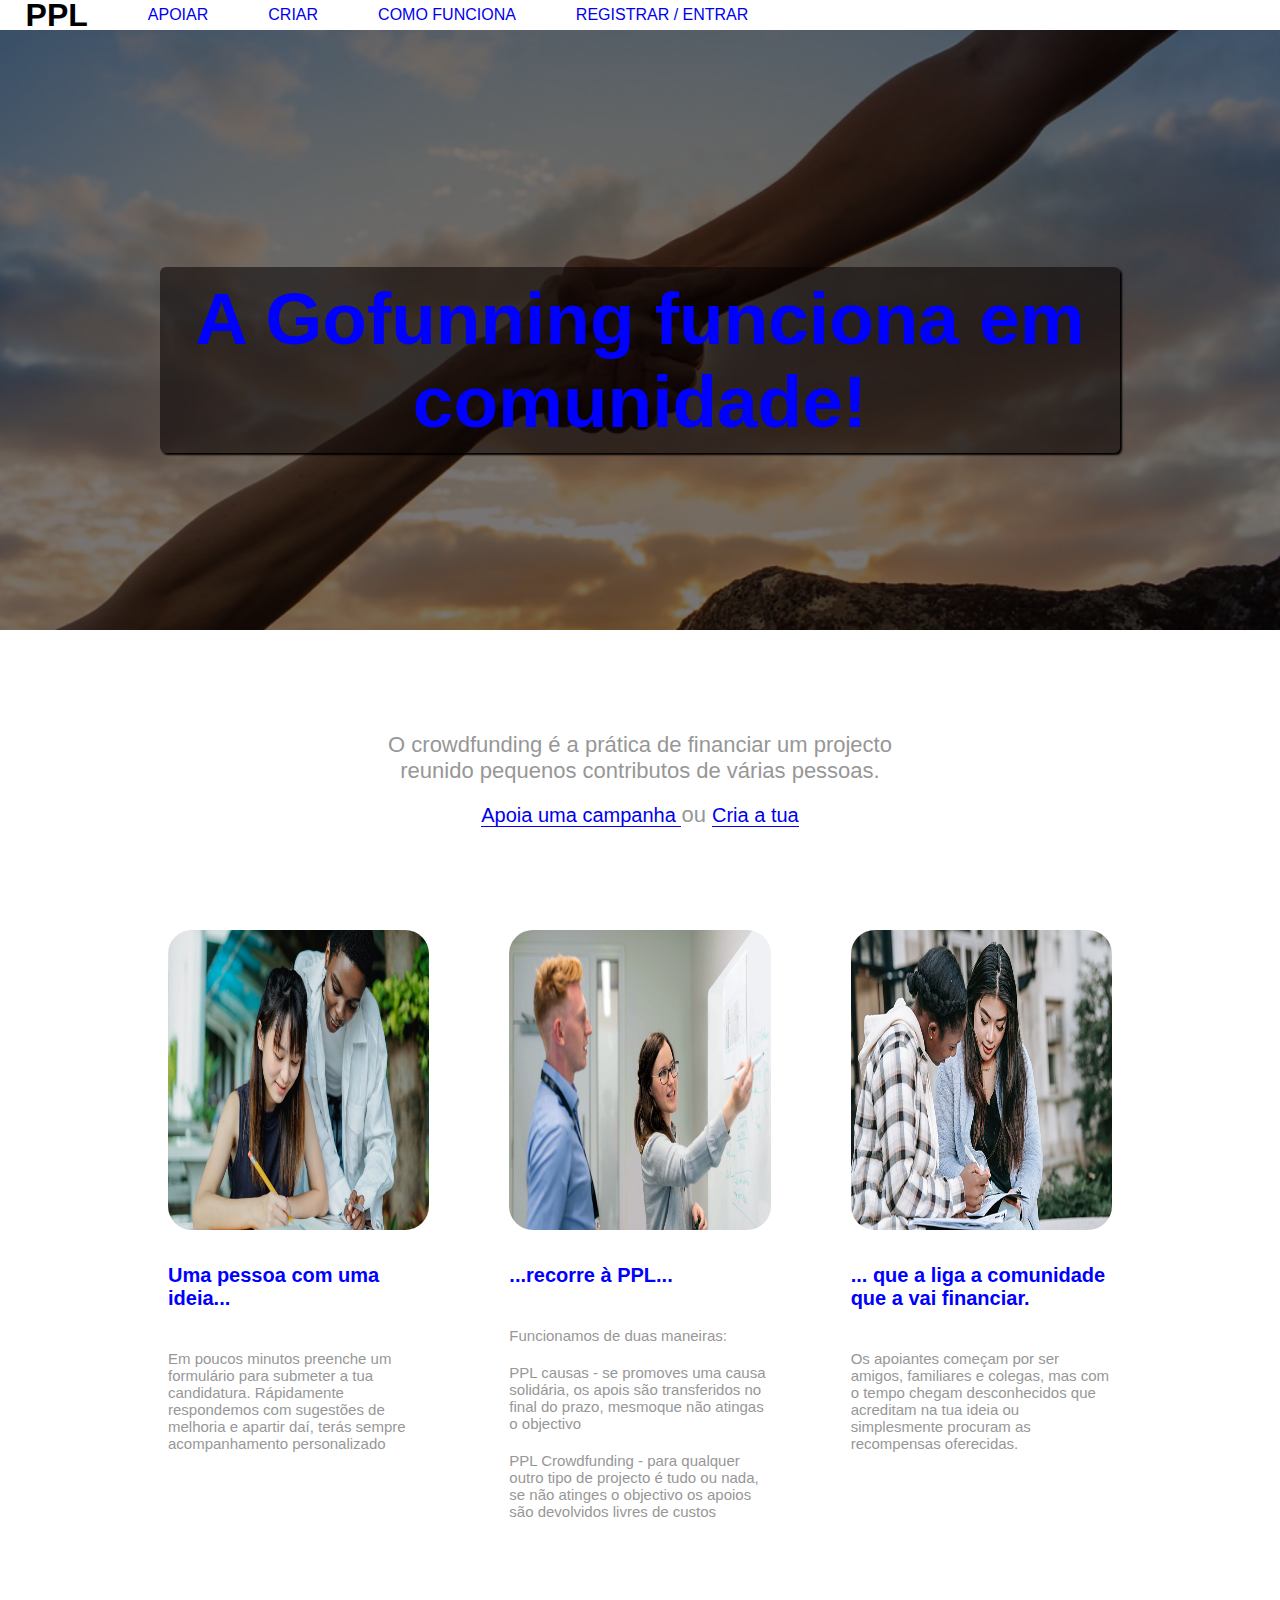
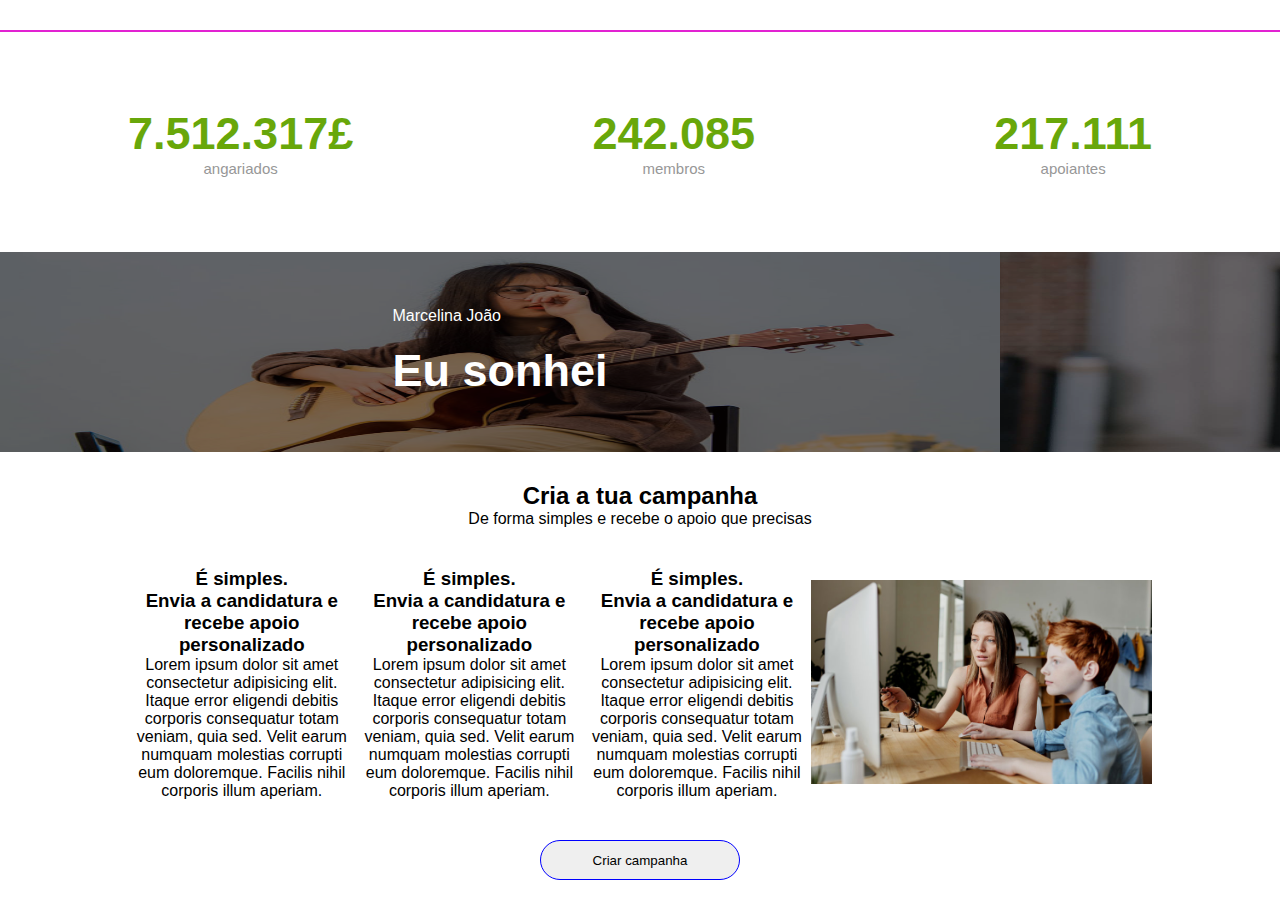
<file: Raquel/index.html>
<!DOCTYPE html>
<html lang="en">
<head>
    <meta charset="UTF-8">
    <meta name="viewport" content="width=device-width, initial-scale=1.0">
    <link rel="stylesheet" href="style.css">
    <title>PPL</title>
</head>
<body>
    <header>
        <nav class="nav">
            <h1>PPL</h1>
            <ul class="ul">
                <li><a href="#">APOIAR</a></li>
                <li><a href="#">CRIAR</a></li>
                <li><a href="#">COMO FUNCIONA</a></li>
                <li><a href="#">REGISTRAR / ENTRAR</a></li>
                <input class="navbar" type="text">
                
            </ul>
        </nav>
    </header>
<section>
    <div class="banner">
        <div class="banner2">
<h1>A Gofunning funciona em comunidade!</h1>
        </div>

    </div>
</section>
<div class="texto1">
    <div class="texto">
        <p>O crowdfunding é a prática de financiar um projecto reunido pequenos contributos de várias pessoas. </p><br>
        <p>
        <a href="/apoiar">Apoia uma campanha </a>
        ou
<a href="/criar">Cria a tua</a></p>
    </div>
</div>

<section class="fotos1">
    <div class="fotos">
        <div class="foto">
            <img src="./img/course-1.jpg" alt="">
            <h2>Uma pessoa com uma ideia... </h2>
            <p>Em poucos minutos preenche um formulário para submeter a tua candidatura. Rápidamente respondemos com sugestões de melhoria e apartir daí, terás sempre acompanhamento personalizado</p>
        </div>

        <div class="foto">
            <img src="./img/course-5.jpg" alt="">
            <h2>...recorre à PPL... </h2>
            <p>Funcionamos de duas maneiras:</p>
            <p>PPL causas - se promoves uma causa solidária, os apois são transferidos no final do prazo, mesmoque não atingas o objectivo</p>
            <p>PPL Crowdfunding - para qualquer outro tipo de projecto é tudo ou nada, se não atinges o objectivo os apoios são devolvidos livres de custos </p>
        </div>

        <div class="foto">
            <img src="./img/course-4.jpg" alt="">
            <h2>... que a liga a comunidade que a vai financiar.</h2>
            <p>Os apoiantes começam por ser amigos, familiares e colegas, mas com o tempo chegam desconhecidos que acreditam na tua ideia ou simplesmente procuram as recompensas oferecidas.</p>
        </div>
    </div>
</section>

<div class="linha"></div>

<section class="estatic">
 
<div class="estatic1">
    <div class="estatic2">
        <h2>7.512.317£</h2>
        <p>angariados</p> 
 </div>

 <div class="estatic3">  
    <div class="linhapic"></div>
    <div class="estatic2">

        <h2>242.085</h2>
        <p>membros</p>

    </div>
</div>

<div class="estatic3">  
    <div class="linhapic"></div>
    <div class="estatic2">
        <h2>217.111</h2>
        <p>apoiantes</p>

    </div>
</div>

</div>
</section>

<div class="dream">

    <div class="dream1">
  
        <div class="dream2">      <img src="img/course-9.jpg" alt="">
            <div class="dream3">
                <div class="dream4">
                <p>Marcelina João</p>
                <h2>Eu sonhei</h2></div>
            </div>
        </div>
    </div>

    <div class="dream1">
      
        <div class="dream2">  <img src="img/home.jpg" alt="">
            <div class="dream3">
                <div class="dream4">
                <p>Raquel Eduardo</p>
                <h2>Eu apoiei</h2></div>
            </div>
        </div>
    </div>

</div>
<div class="sem">
    <div class="titlecamp">
        <h2>Cria a tua campanha</h2>
        <p>De forma simples e recebe o apoio que precisas</p>
    </div>
<div class="criarcamp">

    <div class="criarcamp1">
        <div class="criarcamp2">
            <div class="criarcamp3">
                <h3>É simples.</h3>
                <h3>Envia a candidatura e recebe apoio personalizado</h3>
                <p>Lorem ipsum dolor sit amet consectetur adipisicing elit. Itaque error eligendi debitis corporis consequatur totam veniam, quia sed. Velit earum numquam molestias corrupti eum doloremque. Facilis nihil corporis illum aperiam.</p>
            </div>
            <div class="criarcamp3">
                <h3>É simples.</h3>
                <h3>Envia a candidatura e recebe apoio personalizado</h3>
                <p>Lorem ipsum dolor sit amet consectetur adipisicing elit. Itaque error eligendi debitis corporis consequatur totam veniam, quia sed. Velit earum numquam molestias corrupti eum doloremque. Facilis nihil corporis illum aperiam.</p>
            </div>
            <div class="criarcamp3">
                <h3>É simples.</h3>
                <h3>Envia a candidatura e recebe apoio personalizado</h3>
                <p>Lorem ipsum dolor sit amet consectetur adipisicing elit. Itaque error eligendi debitis corporis consequatur totam veniam, quia sed. Velit earum numquam molestias corrupti eum doloremque. Facilis nihil corporis illum aperiam.</p>
            </div>

        </div>

        <div class="criarcamp4" >
            <img src="img/course-6.jpg" alt="">
        </div>
    </div>
</div>
            <div class="btncriarcamp">
                <button>Criar campanha</button>
            </div>

</div>
</body>
</html>
</file>
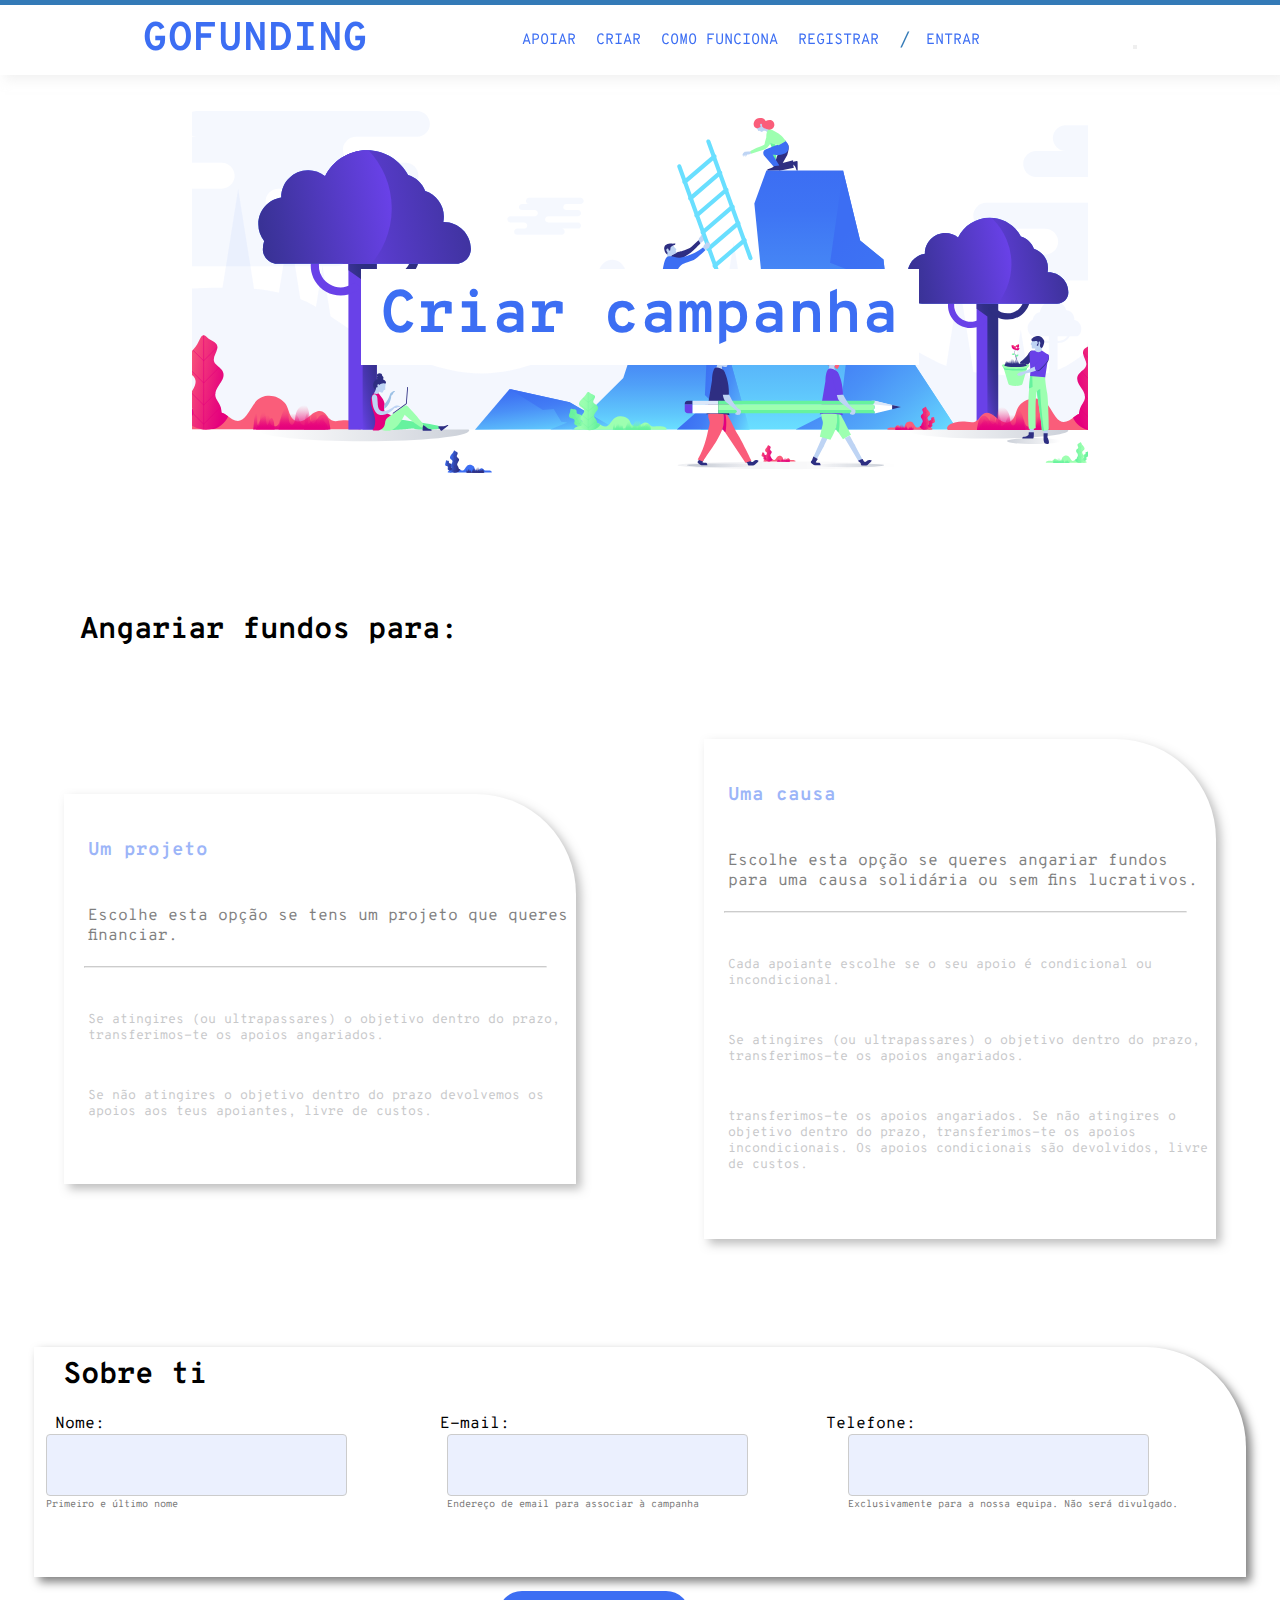
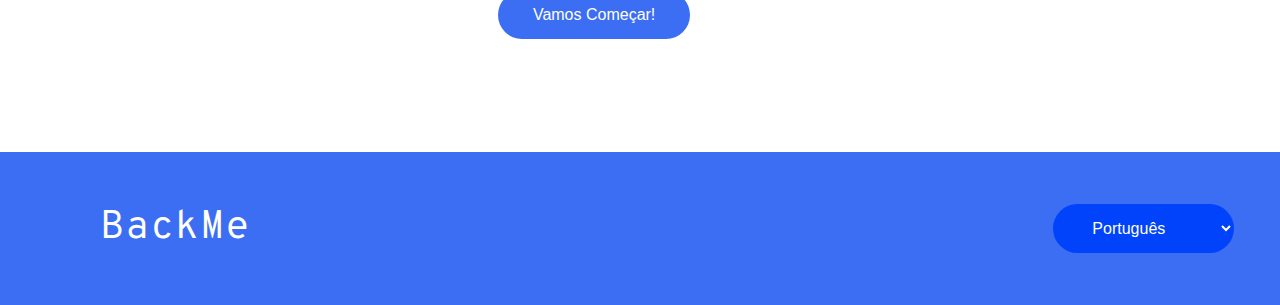
<file: Ivanilton/criar.html>
<!DOCTYPE html>
<html lang="en">
<head>
    <meta charset="UTF-8">
    <meta name="viewport" content="width=device-width, initial-scale=1.0">
    <link rel="stylesheet" href="css/criar.css">
    <!-- font awesome -->
    <link rel="stylesheet" href="https://cdnjs.cloudflare.com/ajax/libs/font-awesome/6.5.2/css/all.min.css" integrity="sha512-SnH5WK+bZxgPHs44uWIX+LLJAJ9/2PkPKZ5QiAj6Ta86w+fsb2TkcmfRyVX3pBnMFcV7oQPJkl9QevSCWr3W6A==" crossorigin="anonymous" referrerpolicy="no-referrer" />
    <!-- fim font -->
    <title>Criar</title>
</head>
<body>
    
    <header>
        <nav>
            <h1>GOFUNDING</h1>
        <ul>
            <li><a  class="link" href="index.html">APOIAR</a></li>
            <li><a  class="link" href="#">CRIAR</a></li>
            <li><a  class="link" href="#">COMO FUNCIONA</a></li>
            <li><a class="link"  href="#">REGISTRAR</a></li>
            <li class="slash">/</li>
            <li><a href="#">ENTRAR</a></li>
            
        </ul>
        <div class="content-search">
            <i class="fa-solid fa-magnifying-glass search" id="btn-search"></i>
            <button class="menu-btn" onclick="toggleMenu()">    
                <span></span>
                <span></span>
                <span></span>
            </button>
        </div>
           
      
        

        </nav>
            <div id="search" style="display: none;"><!--style="display: none;-->
                <i class="fa-solid fa-magnifying-glass search st" ></i>
                <input type="search" name="pesquisa" id="search-input"  placeholder="Pesquisar campanhas,blogs...">
            <i class="fa-solid fa-xmark fa-xs"  id="btn-x" style="color: #63E6BE;"></i>
            </div>
            
    </header>
 
  <main>
    <section class="pai">
        <div class="img">
            <!-- <img src="./img/comofunciona-apoiar.svg" alt=""> -->
            <span>Criar campanha</span>
            
        </div>
    </section>

    <section class="founds">
        <h1>Angariar fundos para:</h1>
            <div class="itens">
                <div class="item1" id="item1">
                    <h3>Um projeto</h3>
                    <p class="subtitle">
                        Escolhe esta opção se tens um projeto que queres financiar.
                    </p>
                    <hr>
                    <p class="txt">
                        Se atingires (ou ultrapassares) o objetivo dentro do prazo, transferimos-te os apoios angariados.
                    </p>
                    <p class="txt">
                        Se não atingires o objetivo dentro do prazo devolvemos os apoios aos teus apoiantes, livre de custos.
                    </p>
                </div>
                <div class="item2" id="item2" >
                    <h3>Uma causa</h3>
                    <p class="subtitle">
                        Escolhe esta opção se queres angariar fundos para uma causa solidária ou sem fins lucrativos.
                    </p>
                    <hr>
                    <p class="txt">
                        Cada apoiante escolhe se o seu apoio é condicional ou incondicional.
                    </p>
                    <p class="txt">
                        Se atingires (ou ultrapassares) o objetivo dentro do prazo, transferimos-te os apoios angariados.
                    </p>
                    <p class="txt pb">
                        transferimos-te os apoios angariados.
    
                        Se não atingires o objetivo dentro do prazo, transferimos-te os apoios incondicionais. Os apoios condicionais são devolvidos, livre de custos.
    
    
                    </p>
                </div>
            </div>
    
    </section>

     <section class="aboutYou">
        <div class="container">
            <legend>Sobre ti</legend>
            <div class="content label">
                <div class="form-group">
                    <p class="lab">Nome:</p>
                </div>
                <div class="form-group">
                    <p class="lab1">E-mail:</p>
                </div>
                <div class="form-group">
                    <p class="lab2">Telefone:</p>
                </div>
            </div>
            <div class="content">
                   <div class="form-group">
                        <!-- <span >Nome:</span> -->
                    <input type="text" name="nome">
                    <p class="help">Primeiro e último nome</p>
                   </div>
                
                <div class="form-group">
                    <!-- <span >E-mail:</span> -->
                    <input type="email" name="email" id="email">
                    <p class="help">Endereço de email para associar à campanha
                    </p>
                </div>
                
                <div class="form-group">
                    <!-- <span >Telefone:</span> -->
                    <input type="tel" name="telefone" id="">
                    <p class="help">Exclusivamente para a nossa equipa. Não será divulgado.</p>
                    
                </div>
               
            
                
            </div>
            <button class="btn about_btn">
                Vamos Começar!
            </button>
        </div>
       
    </section> 
     
    
  </main>

  <footer>
    <div class="content">
        <div class="foot">
            <p class="ftxt">
               <a href="#">BackMe</a>
            </p>
        </div>
        <div class="icons">
            <a href="#"><i class="fa-brands fa-facebook-f"></i></a>
            <a href="#"><i class="fa-brands fa-instagram"></i></a>
            <a href="#"><i class="fas fa-seedling"></i></a>
        </div>
        <div class="select">
            <select name="linguagem" id="" class="foot-btn">
                <optgroup>
                    <option value="Português" selected>Português</option>
                    <option value="Inglês">Inglês</option>
                </optgroup>
            </select>
        </div>
    </div>
    
  </footer>

    <script src="js/script.js"></script>
    <script src="js/menu.js"></script>
</body>
</html>
</file>
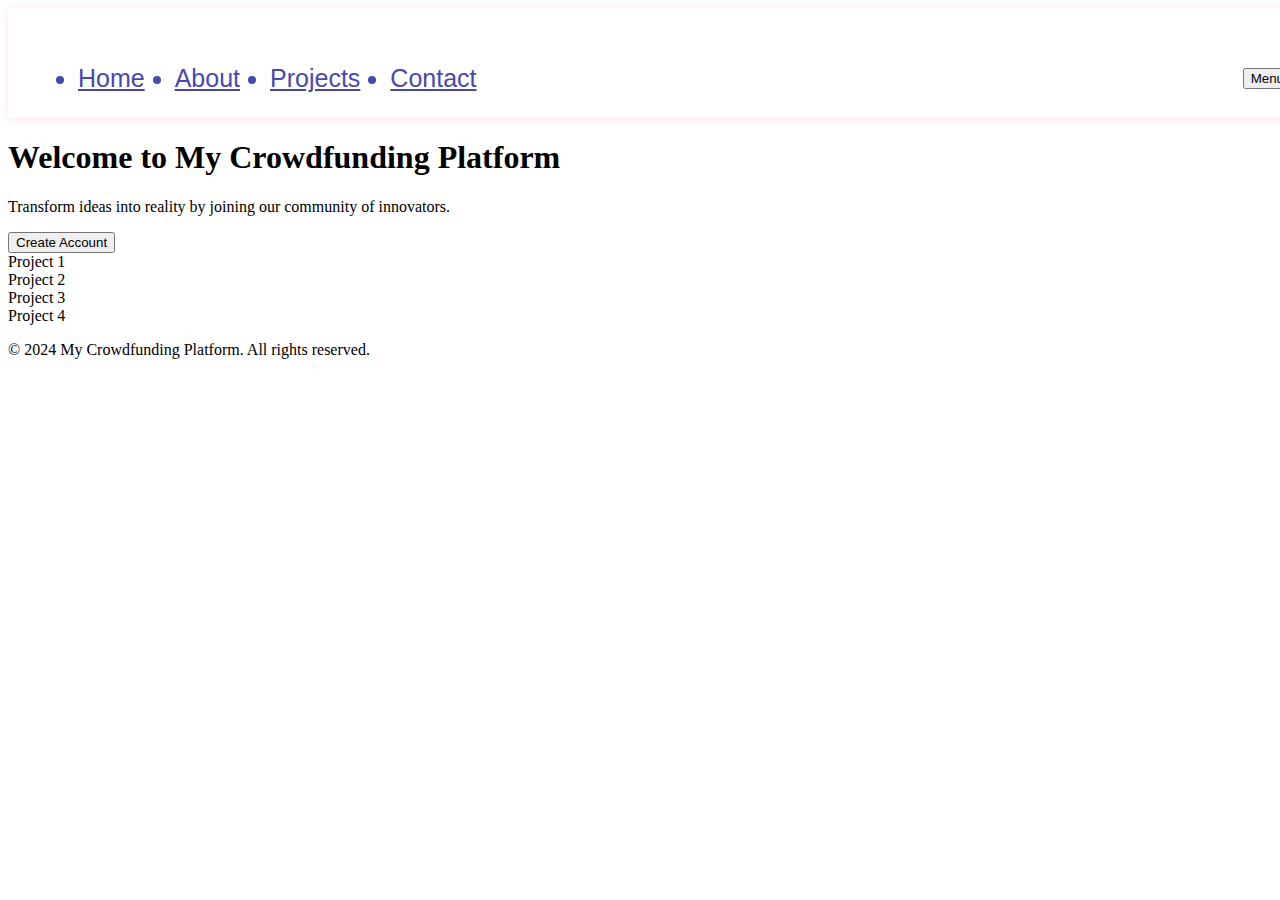
<file: Ivanilton/teste.html>
<!DOCTYPE html>
<html lang="en">
<head>
    <meta charset="UTF-8">
    <meta name="viewport" content="width=device-width, initial-scale=1.0">
    <title>My Crowdfunding Platform</title>
    <link rel="stylesheet" href="testecss.css">
</head>
<body>
    <header class="header">
        <nav class="navbar">
            <ul>
                <li><a href="#">Home</a></li>
                <li><a href="#">About</a></li>
                <li><a href="#">Projects</a></li>
                <li><a href="#">Contact</a></li>
            </ul>
        </nav>
        <div class="mobile-nav">
            <button>Menu</button>
        </div>
    </header>

    <main class="container">
        <section class="intro">
            <h1>Welcome to My Crowdfunding Platform</h1>
            <p>Transform ideas into reality by joining our community of innovators.</p>
            <button class="cta">Create Account</button>
        </section>

        <section class="grid-container">
            <div class="grid-item">Project 1</div>
            <div class="grid-item">Project 2</div>
            <div class="grid-item">Project 3</div>
            <div class="grid-item">Project 4</div>
        </section>
    </main>

    <footer class="footer">
        <p>&copy; 2024 My Crowdfunding Platform. All rights reserved.</p>
    </footer>
</body>
</html>
</file>
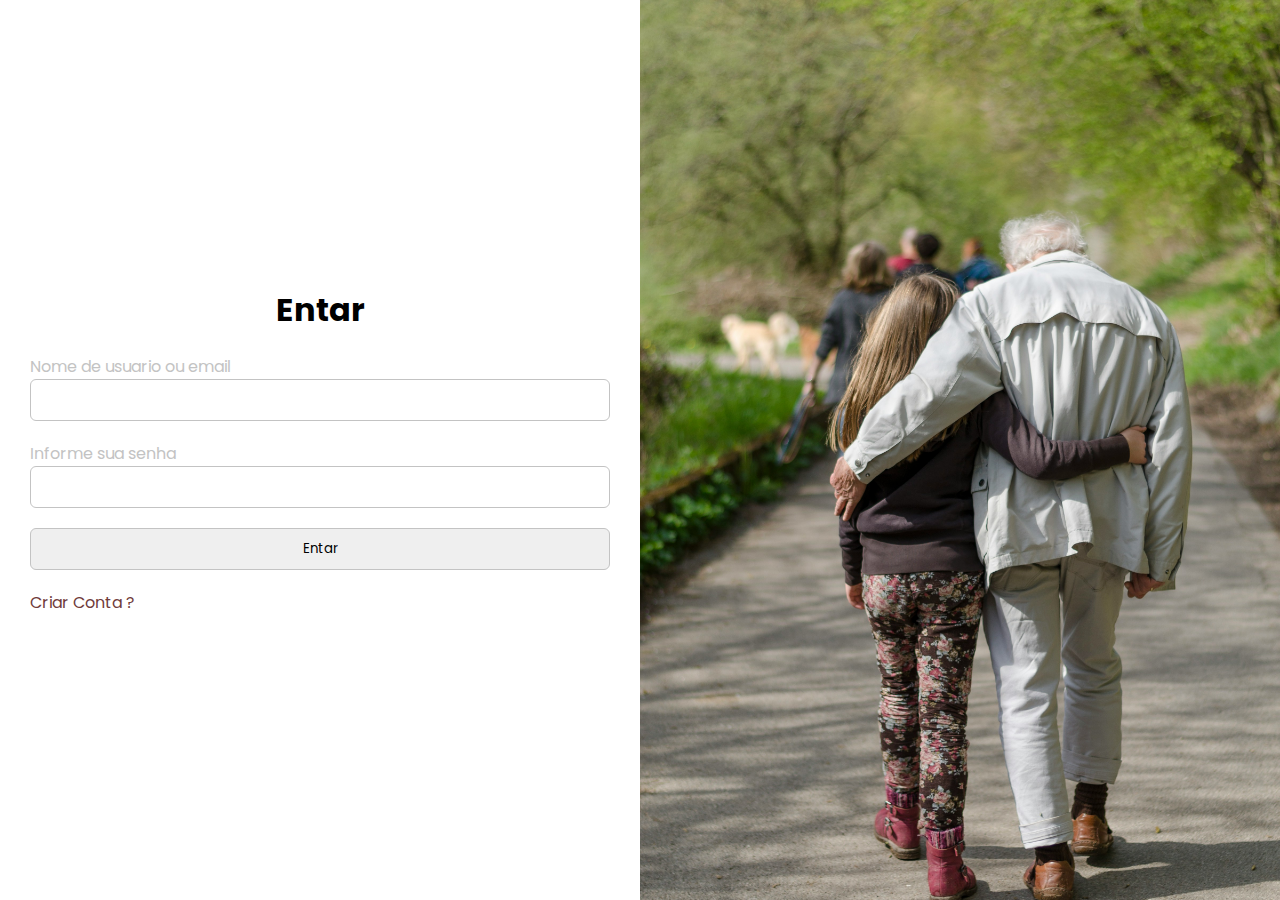
<file: Andersio/html/login.html>
<!DOCTYPE html>
<html lang="pt-pt">
<head>
    <meta charset="UTF-8">
    <meta name="viewport" content="width=device-width, initial-scale=1.0">
    <title>Entar</title>
    <link rel="stylesheet" href="../style/login.css">
    <link rel="shortcut icon" href="../img/icons8-procurar-96.png" type="image/x-icon">
    <!--fonts  -->
    <link rel="preconnect" href="https://fonts.googleapis.com">
    <link rel="preconnect" href="https://fonts.gstatic.com" crossorigin>
    <link href="https://fonts.googleapis.com/css2?family=Poppins&display=swap" rel="stylesheet">

    <link rel="preconnect" href="https://fonts.googleapis.com">
    <link rel="preconnect" href="https://fonts.gstatic.com" crossorigin>
    <link href="https://fonts.googleapis.com/css2?family=Cormorant+Upright&display=swap" rel="stylesheet">


    <!--fonts  -->

</head>
<body>

    <div class="container">

        <form action="login.html">

            <h1>Entar</h1>
            
            <div class="campo">
                <label for="nome">Nome de usuario ou email </label>
                <input type="text" name="nome" id="nome">
                <p id="resultado_name"></p>
            </div>

            <div class="campo">
                <label for="senha">Informe sua senha</label>
                <input type="password" name="senha" id="senha">
                <p id="resultado_senha"></p>
            </div>

            <div class="campo">
                <button onclick="logar()">Entar</button>
            </div>

            <a href="signup.html">Criar Conta ?</a>
        </form>

        <div class="left">

        </div>

    </div>
    
    <script src="../js/login.js"></script>
</body>
</html>
</file>
<file: Raquel/style.css>
*{
    margin: 0;
    padding: 0;
    box-sizing: border-box;
    font-family: sans-serif;
    border: none;
    text-decoration: none;
    list-style: none;
}

header{
    width: 100%;
    display: flex;
    justify-content: center;
}


nav{
    width: 96%;
    height: 30px;
   display: flex;
   align-items: center; 
    
}

.ul{
    width: 95%;
    display: flex;
    align-items: center;

}

.ul li{
    margin-left: 60px; 
}
.banner{
    width: 100%;
    height: 600px;
    background-image: url(./img/ajudar-as-pessoas.jpg); 
    background-position: 100%;
    background-size: 100% 100%;
}
.banner2{
    width: 100%;
    height: 600px;
    background-color: rgba(8, 1, 1, 0.548);

    display: flex;
    justify-content: center;
    align-items: center;
}

.banner2 h1{
    width: 75%;
    height: auto;
    margin-top: 60px;
color:blue ;
font-size: 73px;
background-color: rgba(8, 1, 1, 0.548);
box-shadow: 2px 2px 2px black;
border-radius: 6px;
padding: 10px;
text-align: center;
}

.texto1{
    width: 100%;
    height: 300px;
    display: flex;
    justify-content: center;
    align-items: center;
}

.texto{
    width: 40%;
    text-align: center;
    
}

.texto p{
    font-size: 22px;
    color: rgb(151, 151, 151);

}
.texto p a{
    font-size: 20px;
    border-bottom: 1px solid blue;
}
.fotos1, .estatic{
    width: 100%;
    display: flex;
    align-items: center;
    justify-content: center;
 
}

.fotos{
    width: 80%;
    display: flex;
    align-items: center;
    justify-content: center;

}

.foto{
    width: 30%;
    height: 700px;
    margin: 0 40px;
 
}

.foto img{
    width: 100%;
    height: 300px;
    border-radius: 24px;
    margin: 0 0 30px 0 ;
}

.foto h2{
    font-size: 20px;
    color: blue;
    padding-bottom: 40px;
}

.foto p{
    font-size: 15px;
    color: rgb(151, 151, 151);
    margin-bottom: 20px;
}

.linha{
    border-bottom: 2px solid rgb(226, 34, 210);
    
}
.estatic1{
    width: 80%;
    height: 100px;
    display: flex;
    align-items: center;
    justify-content: space-between;
    margin:  60px 0;
 
    
}

.estatic2 {
    text-align: center;
}
.estatic2 p{
    font-size: 15px;
    color: rgb(151, 151, 151);
}
.estatic2 h2{
    font-size: 45px;
    color: rgb(104, 167, 10);
}

.estatic2 .linhapic{
  border: 2px solid rgba(117, 185, 15, 0.356);
  height: 60px;

} 

.dream{
    width: 100%;
    height: 200px;
    display: flex;
  
}
.dream2{
    width: 100%;
    height: 100px;
    position: relative;
    display: flex;

    
}
.dream2 img{
width: 111.1vh;
height: 200px;
background-color: rgba(8, 1, 1, 0.548);
}
.dream3{
    width: 100%;
    height: 200px;
    position: absolute;
    background-color: rgba(8, 1, 1, 0.548);
    display: flex;
    justify-content: center;
    align-items: center;

  
}
.dream4 p{
    color: white;
    margin-bottom: 20px;
}
.dream4 h2{
    font-size: 45px;
    color: white;
}
.criarcamp{
    width: 100%;
    display: flex;
    justify-content: center;
    align-items: center;
  
}
.criarcamp1{
    width: 80%;

    display: flex;
    justify-content: center;
    align-items: center;
}
.criarcamp2{
    width: 80%;
    display: flex;
    justify-content: center;
    align-items: center;
}
.criarcamp4{
    width: 40%;

}
.criarcamp4 img{
    width: 100%;
  
}
.btncriarcamp{
 width: 100%;
}
.btncriarcamp button{
    width: 200px;
    height: 40px;
   
    text-align: center;
 border: 1px solid blue;
 border-radius: 30px;
margin-top: 40px;
}
.sem{
    
    margin: 30px auto;
    text-align: center;
}
.titlecamp{
    margin-bottom: 40px;
}
</file>
<file: Ivanilton/css/criar.css>
@import url('https://fonts.googleapis.com/css2?family=Poppins:ital,wght@0,100;0,200;0,300;0,400;0,500;0,600;0,700;0,800;0,900;1,100;1,200;1,300;1,400;1,500;1,600;1,700;1,800;1,900&display=swap');
@import url('https://fonts.googleapis.com/css2?family=Overpass+Mono:wght@300..700&display=swap');

* {
    margin: 0;
    padding: 0;
    list-style: none;
    text-decoration: none;
}

header {
    font-family: "Overpass Mono", monospace;
    background-color: white;
}

body {
    /* font-family: "Poppins", sans-serif; */
    font-family: "Overpass Mono", monospace;
}

main {
    box-sizing: border-box;
    padding-top: 45px;
}

header {
    width: 100%;
    height: 70px;
    display: flex;
    text-align: center;
    position: fixed;
    justify-content: space-evenly;
    align-items: center;
    border-top: 5px solid #337AB7;
    box-shadow: 5px 5px 10px rgba(230, 229, 229, 0.5);
    margin-bottom: 20px;
    z-index: 1000;
}

nav {
    width: 100%;
    height: 70px;
    display: flex;
    justify-content: space-evenly;
    align-items: center;
}

ul {
    display: flex;
    justify-content: space-evenly;
    align-items: center;
    gap: 20;
}

ul li {
    margin: 10px;
}

nav h1 {
    font-weight: bold;
    font-size: 40px;
    color: #3c6ef3;
}

li a {
    color: #3c6ef3;
    font-size: 15px;
}

@keyframes hover {
    0% {
        border-bottom: 5px solid #fff;
    }

    100% {
        border-bottom: 5px solid #00fa00;
    }
}

ul li a:hover {
    animation-name: hover;
    animation-duration: 4s;
    animation-iteration-count: infinite;
    transition: 15s;
    transform: scaleX(10.10);
    color: #0905ff;
}

.slash {
    color: #337AB7;
    font-size: 19px;
    margin-right: 5px;
}

nav .search {
    font-size: 28px;
    color: #337AB7;
}

#search {
    background-color: white;
    width: 100%;
    height: 90px;
    justify-content: space-between;
    display: flex;
    align-items: center;
    border-bottom: 2px solid #f4f4f4;
    position: absolute;
    top: 0;
    left: 0;
    z-index: 1;
    border-radius: 10px;
}

.st {
    margin-left: 50px;
    font-size: 25px;
    color: #3c6ef3;
}

#search-input {
    margin-left: 50px;
    background-color: white;
    width: 80%;
    height: 70px;
    border-bottom: 2px solid #f4f4f4;
    border: none;
    border-radius: 10px;
}

::placeholder {
    color: #0043fa;
    font-size: 20px;
}

#btn-x {
    font-size: 30px;
    margin-right: 20px;
}

:-ms-input-placeholder {
    color: #337AB7;
}

/* pai */
.pai {
    z-index: 1;
    margin-top: 6%;
    width: 100%;
    height: 300px;
    margin-bottom: 40px;
    display: flex;
    align-items: center;
    justify-content: center;
    text-align: center;
}

.img {
    background-image: url(../img/comofunciona-hero.svg);
    background-repeat: no-repeat;
    background-size: cover;
    display: flex;
    align-items: center;
    justify-content: center;
    text-align: center;
    width: 70%;
    height: 420px;
}

.img span {
    text-align: center;
    background-color: white;
    font-size: 60px;
    padding: 10px 20px;
    font-weight: 700;
    color: #3c6ef3;
    margin-top: 90px;
}

/* founds */
.founds {
    margin-top: 190px;
    width: 100%;
    height: 650px;
}

.founds h1 {
    margin: 0px 0px 0px 80px;
    font-size: 30px;
}

.itens {
    width: 100%;
    height: 640px;
    margin-top: 20px;
    display: flex;
    justify-content: space-around;
    align-items: center;
    flex-wrap: wrap;
}

.itens div {
    opacity: 0.5;
    width: 40%;
    background-color: white;
    border-top-right-radius: 100px;
    box-shadow: 5px 5px 10px rgba(0, 0, 0, 0.5);
}

.itens .item1 {
    height: 390px;
}

.itens .item2 {
    height: 500px;
}

.itens div h3 {
    color: #3c6ef3;
    margin: 44px 0px 0px 24px;
    font-weight: bolder;
}

.itens .subtitle {
    margin: 44px 0px 0px 24px;
    padding-bottom: 20px;
}

hr {
    border-bottom: 1px solid #dbdbdb;
    width: 90%;
    margin-left: 20px;
}

.itens .txt {
    color: #919296;
    margin: 44px 0px 0px 24px;
    font-size: 13px;
}

/* about you */
.aboutYou {
    width: 100%;
    height: 400px;
    display: flex;
    align-items: center;
    justify-content: center;
}

.aboutYou .container {
    width: 94%;
    height: 230px;
    background-color: white;
    box-shadow: 5px 5px 10px rgba(0, 0, 0, 0.5);
    border-top-right-radius: 100px;
    padding-left: 9px;
}

legend {
    margin: 10px 10px 20px 20px;
    font-size: 30px;
    font-weight: 700;
}

.content input {
    width: 200px;
    height: 40px;
}

.content span {
    margin-bottom: 5px;
    font-weight: bold;
    margin-left: 28px;
    color: #92969f;
    font-size: 11px;
}

input[type="text"],
input[type="email"],
input[type="tel"] {
    padding: 10px;
    border: 1px solid #ccc;
    border-radius: 4px;
    font-size: 5em;
    width: 70%;
    background-color: #ebf0fe;
}

.label {
    margin-right: 100px;
    justify-content: space-between;
}

.lab {
    margin-left: 9px;
}

.lab1 {
    margin-left: 19px;
}

.lab2 {
    margin-right: 230px;
}

.content {
    display: flex;
}

.content .form-group {
    margin-left: 3px;
}

.help {
    color: #777;
    font-size: 10px;
}

.btn {
    padding: 15px 35px;
    border-radius: 200px;
    color: #fff;
    background-color: #3c6ef3;
    font-size: 16px;
    border: none;
    margin-top: 80px;
    margin-left: 455px;
}

.about_btn:hover {
    background-color: #fff;
    color: #3c6ef3;
    transition: 1s;
    border: 2px solid #3c6ef3;
}

/* footer */
footer {
    width: 100%;
    height: 153px;
    background-color: #3c6ef3;
    color: #fff;
}

footer .content {
    margin-top: 90px;
    width: 100%;
    height: 153px;
    display: flex;
    justify-content: space-around;
    align-items: center;
}

footer .content div {
    width: 20%;
}

footer .icons {
    display: flex;
}

footer .foot {
    margin-right: 500px;
    margin-left: 100px;
}

footer .foot a {
    font-size: 40px;
    color: #fff;
}

footer .icons a {
    color: #fff;
}

footer select {
    font-size: 30px;
    color: #337AB7;
}

footer .icons {
    font-size: 30px;
    gap: 10px;
}

footer .foot-btn {
    padding: 15px 35px;
    border-radius: 200px;
    color: #fff;
    background-color: #0043fa;
    font-size: 16px;
    border: none;
}

footer .icons i:hover {
    color: #00fa00;
    transition: 3s;
}

@media screen and (max-width: 1074px) {
    .itens .txt {
        font-size: 4px;
    }
}

@media screen and (max-width: 1016px) {
    footer {
        width: 100%;
    }

    footer .content {
        width: 100%;
    }
}

@media screen and (max-width: 940px) {
    footer {
        width: 100%;
    }

    footer .content {
        width: 100%;
    }

    footer .content .foot {
        margin-right: 100px;
    }

    footer .icons {
        margin-left: 100px;
    }
}

@media screen and (max-width: 942px) {
    footer {
        width: 100%;
    }

    footer .content {
        width: 100%;
    }

    footer .content .foot {
        margin-right: 100px;
    }

    footer .icons {
        margin-left: 100px;
    }
}

@media screen and (max-width: 950px) {
    footer {
        width: 100%;
    }

    footer .content {
        width: 100%;
    }

    footer .content .foot {
        margin-right: 100px;
    }

    footer .icons {
        margin-left: 100px;
    }
}

@media screen and (max-width: 808px) {
    .itens .item2 {
        height: 600px;
    }

    .itens div p {
        font-size: 9px;
    }
}

/* Ajuste adicional para telas pequenas */
@media screen and (max-width: 600px) {
     nav, .pai, .founds, .aboutYou, footer {
        flex-direction: column;
        align-items: center;
    }

    header {
        width: 100%;
        height: 400px;
        color: #fff;
        flex-direction: column;
        align-items: center;
        background-color: #0043fa;
    }

    .slash {
        display: none;
    }

    

    header a h1 {
        color: #fff;
    }

    nav ul {
        flex-direction: column;
        gap: 10px;
        
    }

    .itens div {
        width: 90%;
        margin-bottom: 20px;
    }

    .btn, .foot-btn {
        margin: 20px 0;
    }

    footer .content {
        flex-direction: column;
        align-items: center;
    }

    footer .content div {
        width: 80%;
        text-align: center;
        margin-bottom: 20px;
    }
}
</file>
<file: Ivanilton/testecss.css>
Ajustei o CSS para melhorar a responsividade utilizando Flexbox e media queries. O site deve se comportar melhor em diferentes tamanhos de tela, mas é importante testá-lo em dispositivos reais para garantir que a responsividade esteja funcionando conforme esperado. 

Aqui está o CSS atualizado completo para sua revisão:

```css
@import url('https://fonts.googleapis.com/css2?family=Playfair+Display:ital,wght@0,400..900;1,400..900&display=swap');
@import url('https://fonts.googleapis.com/css2?family=Nunito:ital,wght@0,200..1000;1,200..1000&display=swap');

* {
    margin: 0px;
    padding: 0px;
    list-style: none;
    border-style: none;
    text-decoration: none;
    box-sizing: border-box;
    font-family: "Poppins", sans-serif !important;
}

.button {
    padding: 1rem 2rem;
    border: 1px solid blue;
    width: 200px;
    border-radius: 25px;
    text-align: center;
    color: blue;
    font-weight: bold;
    font-size: 16px;
    transition: .3s ease-in-out;
}

header {
    font-family: 'Gill Sans', 'Gill Sans MT', Calibri, 'Trebuchet MS', sans-serif;
    display: flex;
    width: 100%;
    height: 70px;
    align-items: center;
    color: rgb(73, 72, 175);
    padding: 20px;
    box-shadow: 0 1px 10px rgba(247, 8, 8, 0.1);
    background-color: rgb(255, 255, 255);
    justify-content: space-between;
    flex-wrap: wrap;
}

header ul {
    display: flex;
    padding: 20px;
}

header li {
    margin-left: 30px;
    font-size: 25px;
}

header a {
    color: rgb(73, 72, 175);
}

.banner {
    width: 100%;
    background-repeat: no-repeat;
    height: 500px;
    background-image: url(jason-goodman-Oalh2MojUuk-unsplash.jpg);
    background-size: cover;
    display: flex;
    justify-content: center;
    align-items: center;
    position: relative;
}

.banner section {
    width: 100%;
    background-color: rgba(27, 27, 216, 0.286);
    height: 100%;
    display: flex;
    flex-direction: column;
    justify-content: center;
    padding-left: 150px;
    text-align: justify;
}

.banner div {
    width: 30%;
    font-size: 20px;
    font-family: 'Gill Sans', 'Gill Sans MT', Calibri, 'Trebuchet MS', sans-serif;
    color: white;
}

.banner button {
    margin-top: 20px;
    border-radius: 40px;
    width: 60%;
    height: 55px;
    font-size: 25px;
    padding: 10px;
    font-family: 'Gill Sans', 'Gill Sans MT', Calibri, 'Trebuchet MS', sans-serif;
    background-color: transparent;
    color: white;
    border: 2px solid white;
}

.row {
    width: 100%;
    display: flex;
    flex-wrap: wrap;
    height: auto;
    padding: 30px;
    justify-content: space-around;
    font-size: 20px;
    font-family: 'Gill Sans', 'Gill Sans MT', Calibri, 'Trebuchet MS', sans-serif;
}

.row div {
    color: rgb(73, 72, 175);
}

.row button {
    margin-top: 20px;
    border-radius: 40px;
    width: 30%;
    height: 55px;
    font-size: 25px;
    padding: 10px;
}

.main_cards2 {
    display: flex;
    background-color: rgb(255, 255, 255);
    justify-content: space-between;
    flex-wrap: wrap;
    gap: 20px;
    width: 90%;
    margin: 0 auto;
    font-family: 'Nunito', 'Nunito', Calibri, 'Trebuchet MS', sans-serif;
}

.main_cards2 div {
    background-color: rgba(255, 255, 255, 0.993);
    border-top-right-radius: 80px;
    border-bottom-left-radius: 80px;
    margin: 0;
}

.card {
    width: 30%;
    height: 550px;
    box-shadow: 7px 7px 7px rgba(134, 127, 127, 0.274);
    display: flex;
    flex-direction: column;
}

.card img {
    width: 100%;
    height: 50%;
    border-top-right-radius: 80px;
    margin-bottom: 20px;
}

.card p {
    margin: 0 20px;
}

.card h2 {
    margin: 0 20px;
}

.bannertxt {
    display: flex;
    flex-direction: column;
    gap: 15px;
    text-align: justify;
    padding: 0 20px;
    color: blue;
}

.banner2 {
    display: flex;
    height: 300px;
    background-image: url(testebanner.jpg);
    background-size: cover;
    background-attachment: fixed;
    align-items: center;
    padding-left: 50px;
    margin: 100px 0;
    font-family: 'Gill Sans', 'Gill Sans MT', Calibri, 'Trebuchet MS', sans-serif;
}

.banner2 div {
    width: 50%;
    color: white;
}

.banner2 button {
    margin-top: 30px;
    border-radius: 40px;
    width: 50%;
    height: 55px;
    font-size: 25px;
    padding: 10px;
    font-family: 'Gill Sans', 'Gill Sans MT', Calibri, 'Trebuchet MS', sans-serif;
}

.banner3 {
    padding: 30px;
    background-color: bisque;
    width: 100%;
    height: 300px;
    font-family: 'Gill Sans', 'Gill Sans MT', Calibri, 'Trebuchet MS', sans-serif;
}

.aside {
    padding: 4rem 13rem;
    display: flex;
    gap: 20px;
    text-align: justify;
    font-family: 'Gill Sans', 'Gill Sans MT', Calibri, 'Trebuchet MS', sans-serif;
}

.aside_left {
    background-color: blue;
    width: 60%;
}

.aside_right {
    display: flex;
    flex-direction: column;
    gap: 20px;
    font-size: 18px;
}

.aside_right a {
    padding: 1rem 2rem;
    border: 1px solid blue;
    width: 200px;
    border-radius: 25px;
    text-align: center;
    color: blue;
    font-weight: bold;
    font-size: 16px;
    transition: .3s ease-in-out;
}

.aside_right a:hover {
    background-color: #1b1bd8;
    color: white;
}

.bfr_banner {
    width: 78%;
    height: 200px;
    background-image: url(bfr_footer.jpg);
    border-top-right-radius: 20px;
}

.main_footer {
    display: flex;
    width: 100%;
    justify-content: center;
}

.footer-basic {
    padding: 30px 0;
    background-color: #ffffff;
    color: blue;
    width: 80%;
    height: 150px;
}

.footer-basic ul {
    padding: 0;
    list-style: none;
    text-align: center;
    font-size: 30px;
    line-height: 1.6;
    margin-bottom: 0;
}

.footer-basic li {
    padding: 0 10px;
}

.footer-basic ul a {
    color: inherit;
    opacity: 0.8;
}

.footer-basic ul a:hover {
    opacity: 1;
}

.footer-basic .social {
    text-align: center;
    padding-bottom: 25px;
}

.social {
    display: flex;
    width: 100%;
    justify-content: center;
    color: inherit;
    opacity: 0.75;
}

.social img {
    margin: 0 10px;
}

.list-inline {
    display: flex;
    justify-content: center;
    margin: 0 10px;
    color: #aaa;
}

.footer-basic .social > a:hover {
    opacity: 0.9;
}

.footer-basic .copyright {
    margin-top: 15px;
    text-align: center;
    font-size: 20px;
    color: #aaa;
    margin-bottom: 0;
}

/* Media Queries for Responsiveness */

@media (max-width: 1200px) {
    .aside {
        padding: 2rem 5rem;
    }
}

@media (max-width: 992px) {
    .main_cards2 {
        justify-content: center;
    }

    .card {
        width: 45%;
        height: auto;
    }

    .aside {
        flex-direction: column;
        padding: 2rem;
    }

    .aside_left {
        width: 100%;
    }

    .
</file>
<file: Andersio/style/login.css>
*{
    margin: 0;
    padding: 0;
    box-sizing: border-box;
    font-family:"Poppins", sans-serif;
    border: 0;
    outline: 0;
    list-style: none;
    text-decoration: none;
}

body{
    width: 100%;
    /* height: 100vh; */
    /* background-color: #0000008d; */
}

.container{
    width: 100%;
    /* height: 100vh; */
    display: flex;
    justify-content: center;
    align-items: center;
    width: 100%;
    height: 100vh;
}

/* body{
    background-color: #c3c3c3;
} */

form{
    /* margin-top: 400px; */
    display: flex;
    flex-direction: column;
    gap: 20px;
    flex: 50%;
    padding: 30px;
}
.left{
    flex: 50%;
    /* background-color: #ffffff; */
    width: 100%;
    height: 100vh;

    background-image: url(../img/janosch-lino-snDUMdYF7o8-unsplash.jpg);
    background-size: cover;
}

form h1{
    color:#000000 ;
    text-align: center;
}

.campo{
    display: flex;
    flex-direction: column;
    width: 100%;
}
a{
    color: #703b3b;
}
label{
    color: #c3c3c3;
}
input,button,textarea{
    padding: 10px;
    border-radius: 6px;
    border: 1px solid #c3c3c3;
}

button{
    cursor: pointer;
    transition: all .3s ease-in-out;
}
</file>
